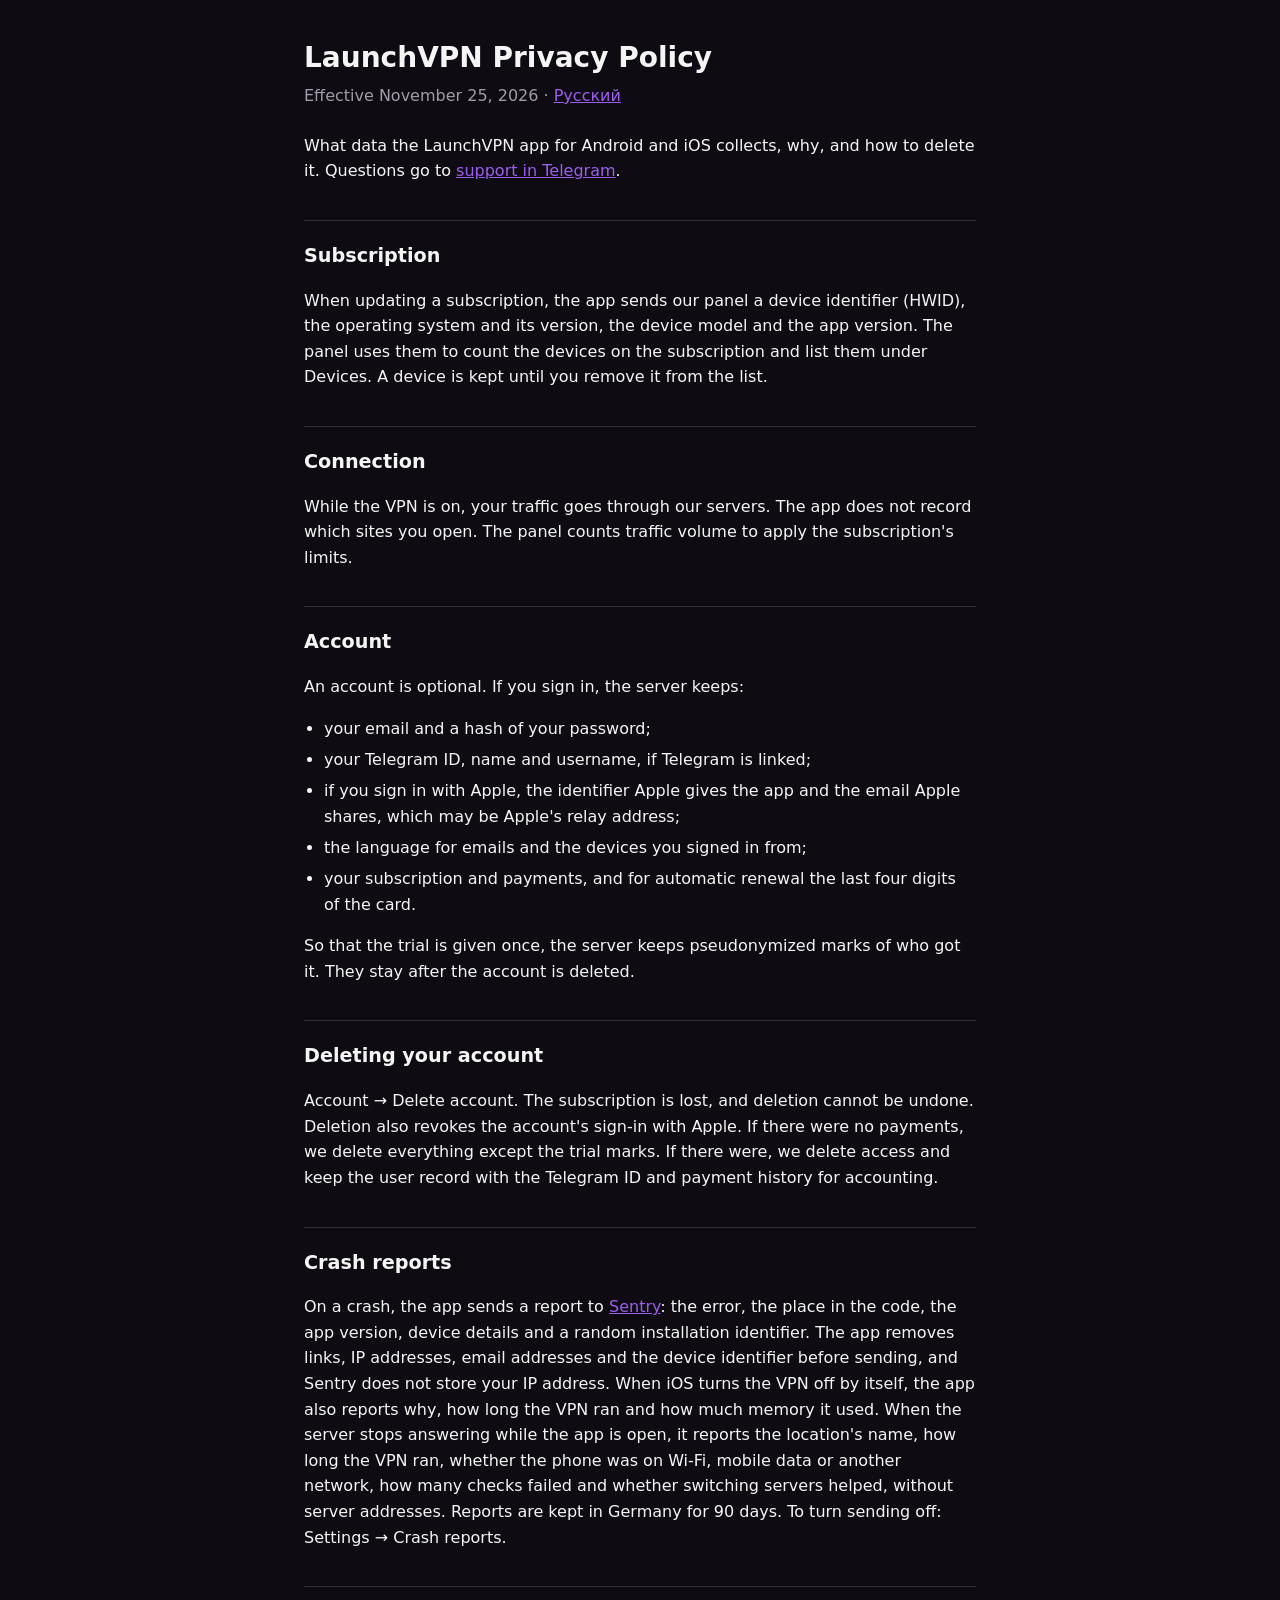
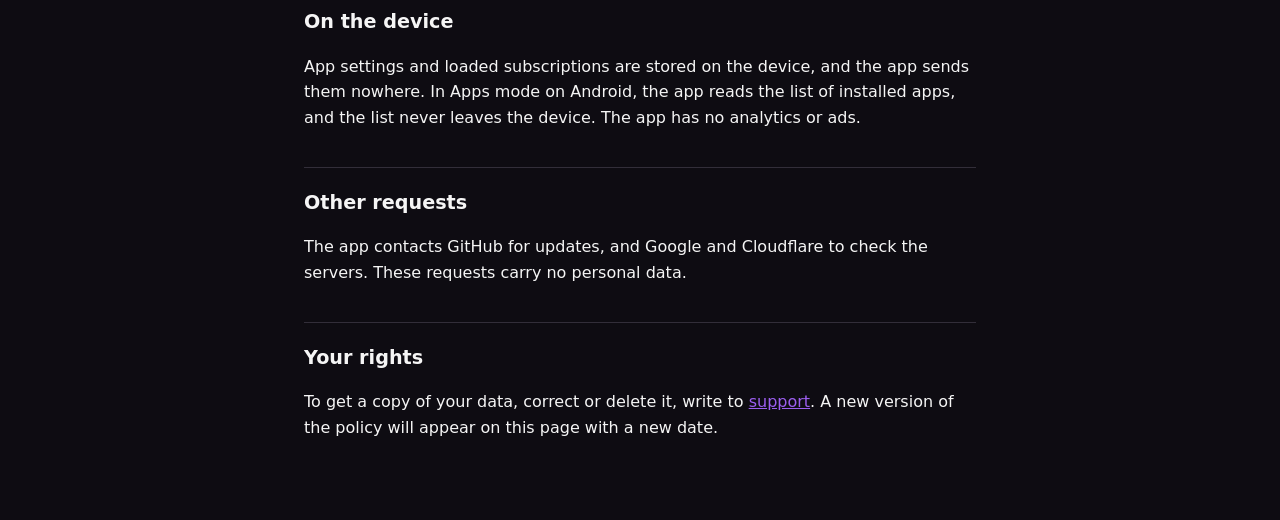
<file: privacy/index.html>
<!doctype html>
<html lang="en">
<head>
  <meta charset="utf-8">
  <meta name="viewport" content="width=device-width, initial-scale=1">
  <title>LaunchVPN Privacy Policy</title>
  <link rel="stylesheet" href="style.css">
  <link rel="alternate" hreflang="ru" href="ru/">
</head>
<body>
<main>
  <h1>LaunchVPN Privacy Policy</h1>
  <p class="meta">Effective November 25, 2026 · <a href="ru/" hreflang="ru">Русский</a></p>

  <p>What data the LaunchVPN app for Android and iOS collects, why, and how to
  delete it. Questions go to <a href="https://t.me/launchbotsupport">support in
  Telegram</a>.</p>

  <h2>Subscription</h2>
  <p>When updating a subscription, the app sends our panel a device identifier
  (HWID), the operating system and its version, the device model and the app
  version. The panel uses them to count the devices on the subscription and
  list them under Devices. A device is kept until you remove it from the
  list.</p>

  <h2>Connection</h2>
  <p>While the VPN is on, your traffic goes through our servers. The app does
  not record which sites you open. The panel counts traffic volume to apply
  the subscription's limits.</p>

  <h2>Account</h2>
  <p>An account is optional. If you sign in, the server keeps:</p>
  <ul>
    <li>your email and a hash of your password;</li>
    <li>your Telegram ID, name and username, if Telegram is linked;</li>
    <li>if you sign in with Apple, the identifier Apple gives the app and the
    email Apple shares, which may be Apple's relay address;</li>
    <li>the language for emails and the devices you signed in from;</li>
    <li>your subscription and payments, and for automatic renewal the last
    four digits of the card.</li>
  </ul>
  <p>So that the trial is given once, the server keeps pseudonymized marks of
  who got it. They stay after the account is deleted.</p>

  <h2>Deleting your account</h2>
  <p>Account → Delete account. The subscription is lost, and deletion cannot
  be undone. Deletion also revokes the account's sign-in with Apple. If there
  were no payments, we delete everything except the trial marks. If there
  were, we delete access and keep the user record with the Telegram ID and
  payment history for accounting.</p>

  <h2>Crash reports</h2>
  <p>On a crash, the app sends a report to
  <a href="https://sentry.io/privacy/">Sentry</a>: the error, the place in the
  code, the app version, device details and a random installation identifier.
  The app removes links, IP addresses, email addresses and the device
  identifier before sending, and Sentry does not store your IP address.
  When iOS turns the VPN off by itself, the app also reports why, how long the
  VPN ran and how much memory it used. When the server stops answering while
  the app is open, it reports the location's name, how long the VPN ran,
  whether the phone was on Wi-Fi, mobile data or another network, how many
  checks failed and whether switching servers helped, without server
  addresses. Reports are kept in Germany for 90 days.
  To turn sending off: Settings → Crash reports.</p>

  <h2>On the device</h2>
  <p>App settings and loaded subscriptions are stored on the device, and the
  app sends them nowhere. In Apps mode on
  Android, the app reads the list of installed apps, and the list never leaves
  the device. The app has no analytics or ads.</p>

  <h2>Other requests</h2>
  <p>The app contacts GitHub for updates, and Google and Cloudflare to check
  the servers. These requests carry no personal data.</p>

  <h2>Your rights</h2>
  <p>To get a copy of your data, correct or delete it, write to
  <a href="https://t.me/launchbotsupport">support</a>. A new version of the
  policy will appear on this page with a new date.</p>
</main>
</body>
</html>
</file>
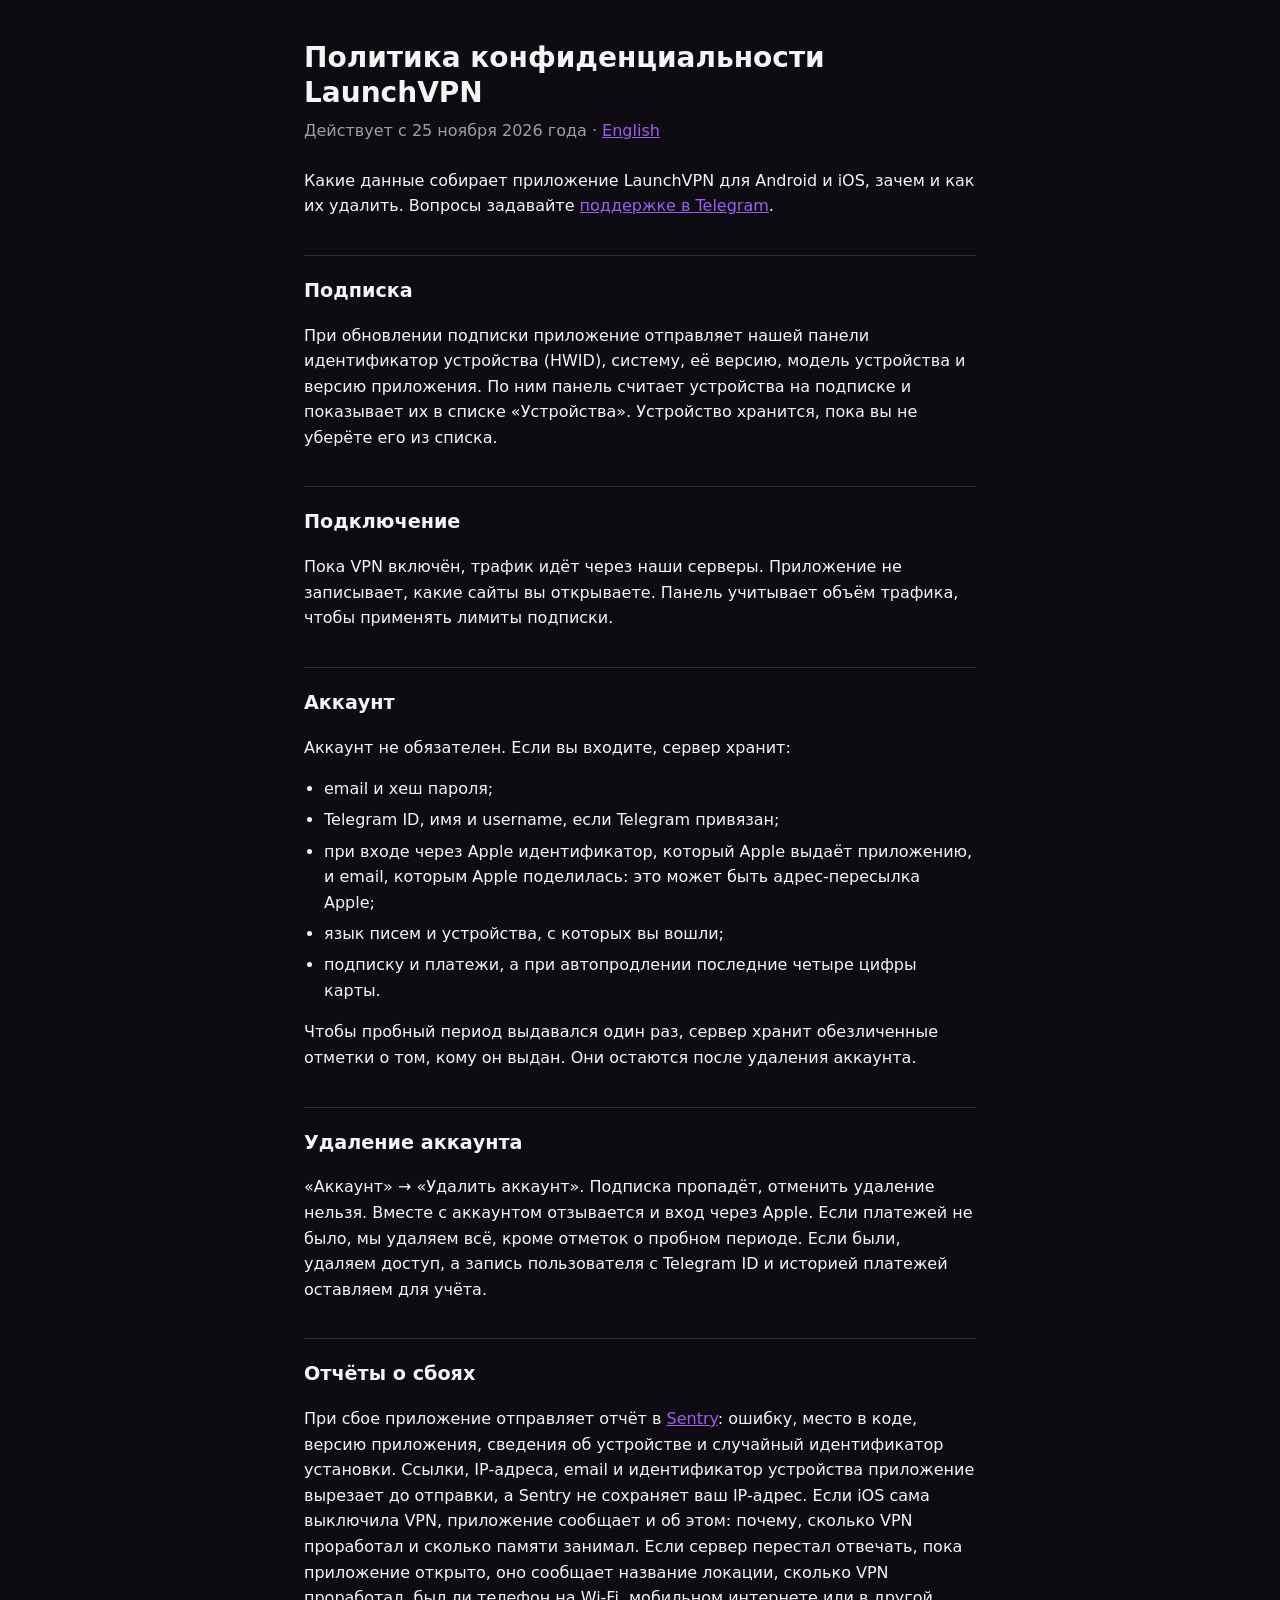
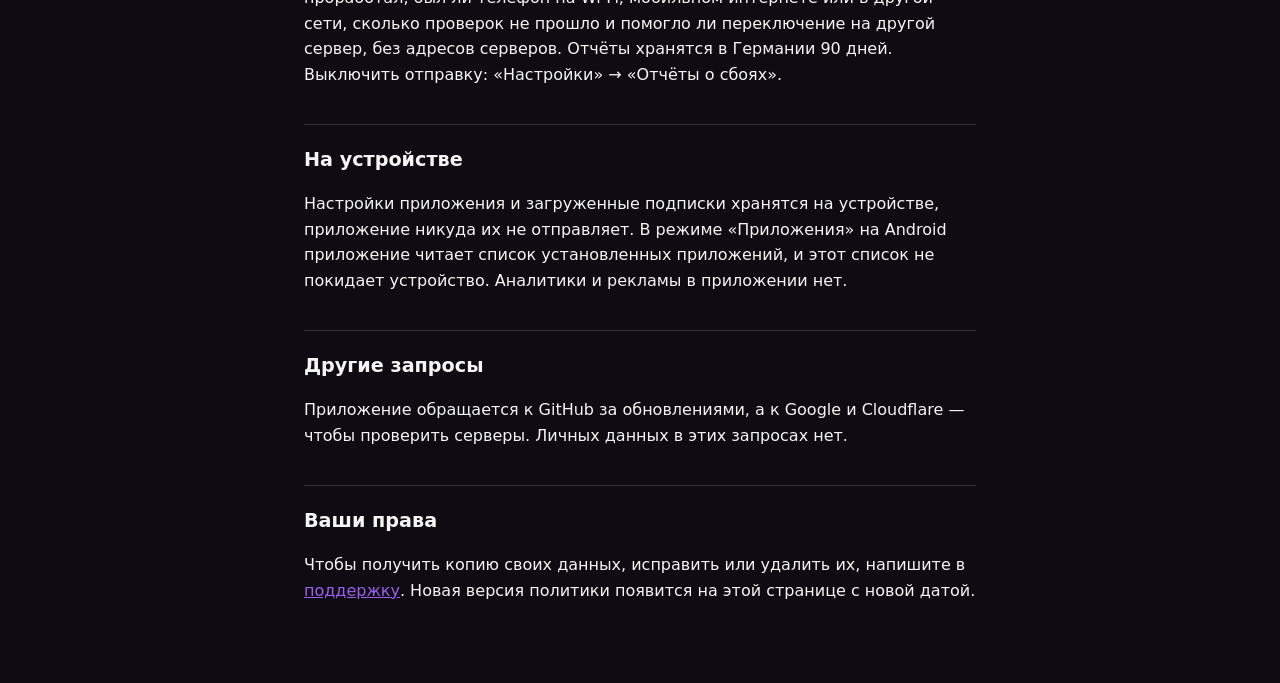
<file: privacy/ru/index.html>
<!doctype html>
<html lang="ru">
<head>
  <meta charset="utf-8">
  <meta name="viewport" content="width=device-width, initial-scale=1">
  <title>Политика конфиденциальности LaunchVPN</title>
  <link rel="stylesheet" href="../style.css">
  <link rel="alternate" hreflang="en" href="../">
</head>
<body>
<main>
  <h1>Политика конфиденциальности LaunchVPN</h1>
  <p class="meta">Действует с 25 ноября 2026 года · <a href="../" hreflang="en">English</a></p>

  <p>Какие данные собирает приложение LaunchVPN для Android и iOS, зачем и как
  их удалить. Вопросы задавайте <a href="https://t.me/launchbotsupport">поддержке
  в Telegram</a>.</p>

  <h2>Подписка</h2>
  <p>При обновлении подписки приложение отправляет нашей панели идентификатор
  устройства (HWID), систему, её версию, модель устройства и версию
  приложения. По ним панель считает устройства на подписке и показывает их в
  списке «Устройства». Устройство хранится, пока вы не уберёте его из
  списка.</p>

  <h2>Подключение</h2>
  <p>Пока VPN включён, трафик идёт через наши серверы. Приложение не записывает,
  какие сайты вы открываете. Панель учитывает объём трафика, чтобы применять
  лимиты подписки.</p>

  <h2>Аккаунт</h2>
  <p>Аккаунт не обязателен. Если вы входите, сервер хранит:</p>
  <ul>
    <li>email и хеш пароля;</li>
    <li>Telegram ID, имя и username, если Telegram привязан;</li>
    <li>при входе через Apple идентификатор, который Apple выдаёт приложению,
    и email, которым Apple поделилась: это может быть адрес-пересылка
    Apple;</li>
    <li>язык писем и устройства, с которых вы вошли;</li>
    <li>подписку и платежи, а при автопродлении последние четыре цифры
    карты.</li>
  </ul>
  <p>Чтобы пробный период выдавался один раз, сервер хранит обезличенные
  отметки о том, кому он выдан. Они остаются после удаления аккаунта.</p>

  <h2>Удаление аккаунта</h2>
  <p>«Аккаунт» → «Удалить аккаунт». Подписка пропадёт, отменить удаление
  нельзя. Вместе с аккаунтом отзывается и вход через Apple. Если платежей не
  было, мы удаляем всё, кроме отметок о пробном периоде. Если были, удаляем
  доступ, а запись пользователя с Telegram ID и историей платежей оставляем
  для учёта.</p>

  <h2>Отчёты о сбоях</h2>
  <p>При сбое приложение отправляет отчёт в
  <a href="https://sentry.io/privacy/">Sentry</a>: ошибку, место в коде, версию
  приложения, сведения об устройстве и случайный идентификатор установки.
  Ссылки, IP-адреса, email и идентификатор устройства приложение вырезает до
  отправки, а Sentry не сохраняет ваш IP-адрес. Если iOS сама выключила VPN,
  приложение сообщает и об этом: почему, сколько VPN проработал и сколько памяти
  занимал. Если сервер перестал отвечать, пока приложение открыто, оно
  сообщает название локации, сколько VPN проработал, был ли телефон на Wi‑Fi,
  мобильном интернете или в другой сети, сколько проверок не прошло и помогло ли
  переключение на другой сервер, без адресов серверов. Отчёты хранятся
  в Германии 90 дней. Выключить отправку: «Настройки» → «Отчёты о сбоях».</p>

  <h2>На устройстве</h2>
  <p>Настройки приложения и загруженные подписки хранятся на устройстве,
  приложение никуда их не отправляет. В режиме «Приложения»
  на Android приложение читает список установленных приложений, и этот список
  не покидает устройство. Аналитики и рекламы в приложении нет.</p>

  <h2>Другие запросы</h2>
  <p>Приложение обращается к GitHub за обновлениями, а к Google и Cloudflare —
  чтобы проверить серверы. Личных данных в этих запросах нет.</p>

  <h2>Ваши права</h2>
  <p>Чтобы получить копию своих данных, исправить или удалить их, напишите в
  <a href="https://t.me/launchbotsupport">поддержку</a>. Новая версия политики
  появится на этой странице с новой датой.</p>
</main>
</body>
</html>
</file>
<file: privacy/style.css>
/* The App's dark palette, lib/brand/theme.dart. */
:root {
  color-scheme: dark;
  --bg: #0e0c12;
  --surface: #18161d;
  --line: #322e39;
  --ink: #f5f5f5;
  --muted: #a09ca9;
  --accent: #9c5eef;
}

body {
  margin: 0;
  background: var(--bg);
  color: var(--ink);
  font: 16px/1.6 system-ui, -apple-system, "Segoe UI", Roboto, sans-serif;
}

main {
  max-width: 42rem;
  margin: 0 auto;
  padding: 2.5rem 1.25rem 4rem;
}

h1 {
  font-size: 1.75rem;
  line-height: 1.25;
  margin: 0 0 0.5rem;
}

h2 {
  font-size: 1.2rem;
  margin: 2.25rem 0 0.5rem;
  padding-top: 1.25rem;
  border-top: 1px solid var(--line);
}

a {
  color: var(--accent);
}

.meta {
  color: var(--muted);
  margin: 0 0 1.5rem;
}

ul {
  padding-left: 1.25rem;
}

li + li {
  margin-top: 0.35rem;
}
</file>
